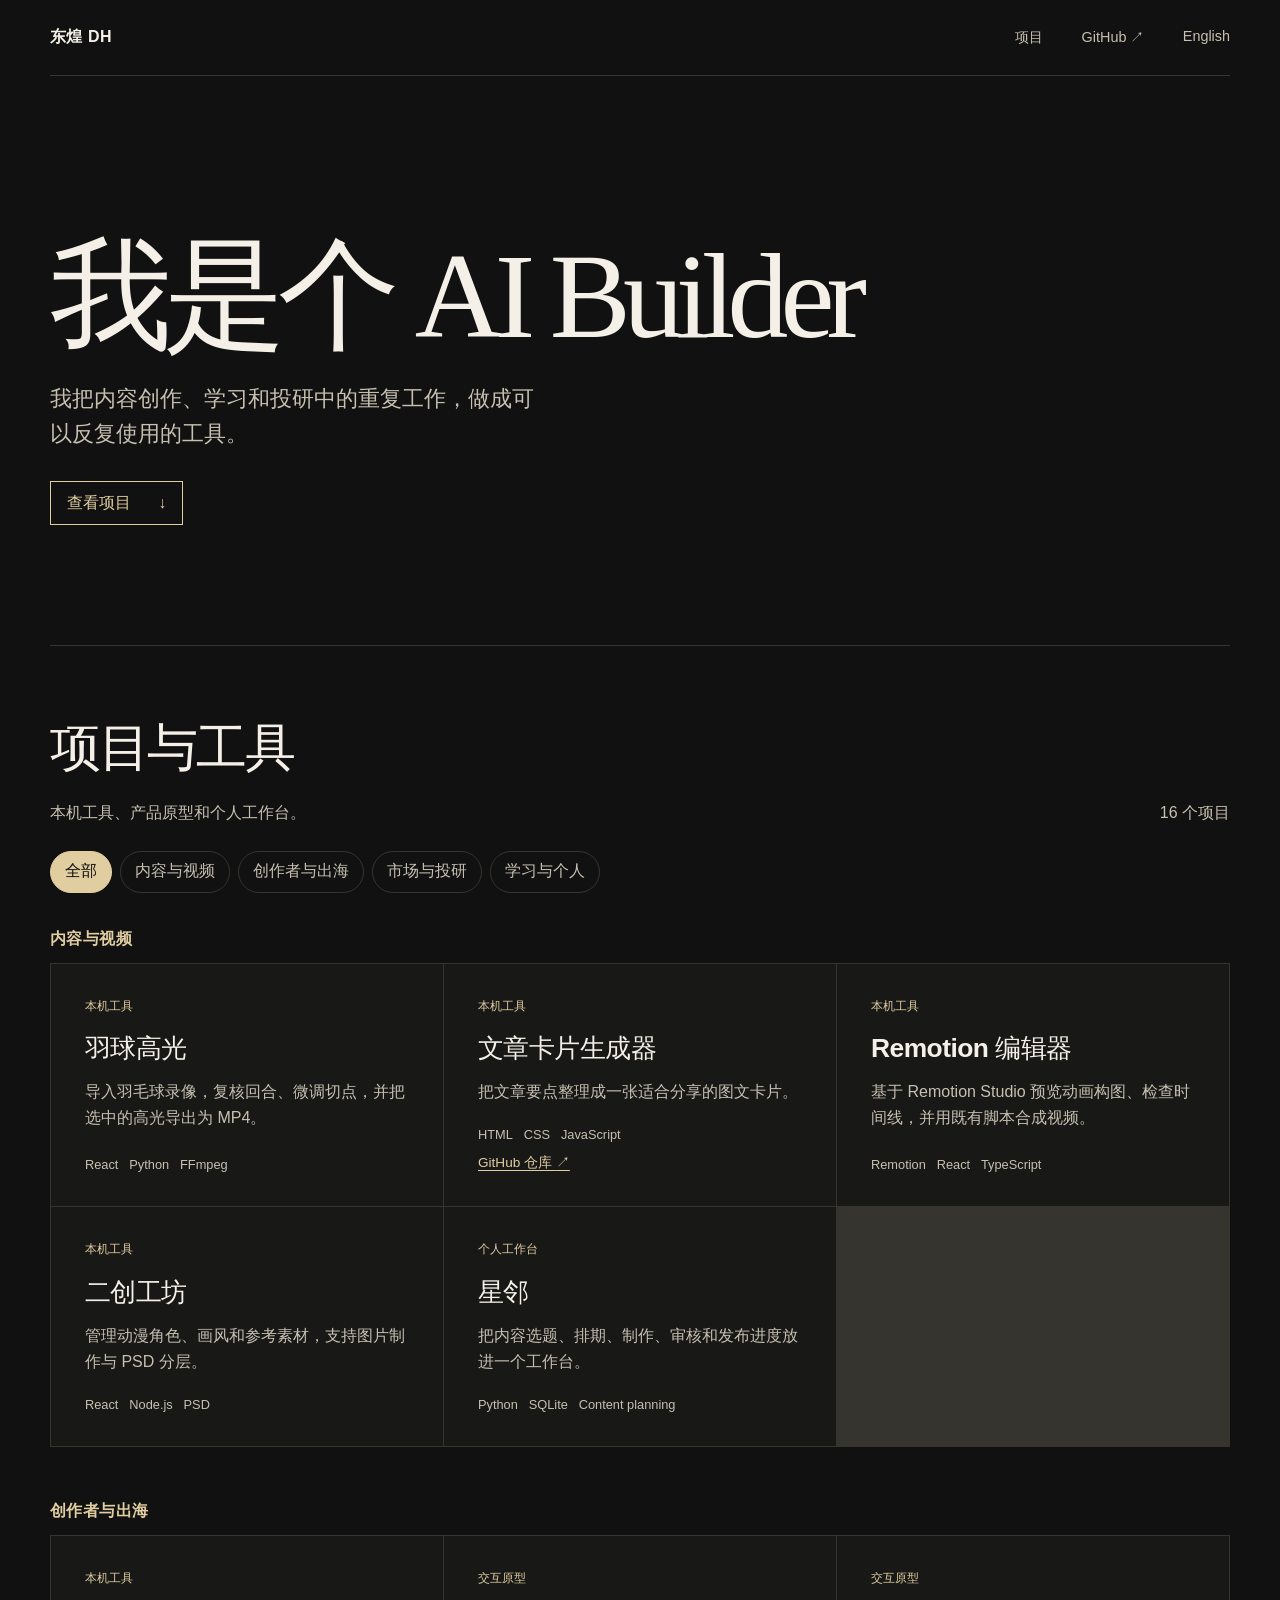
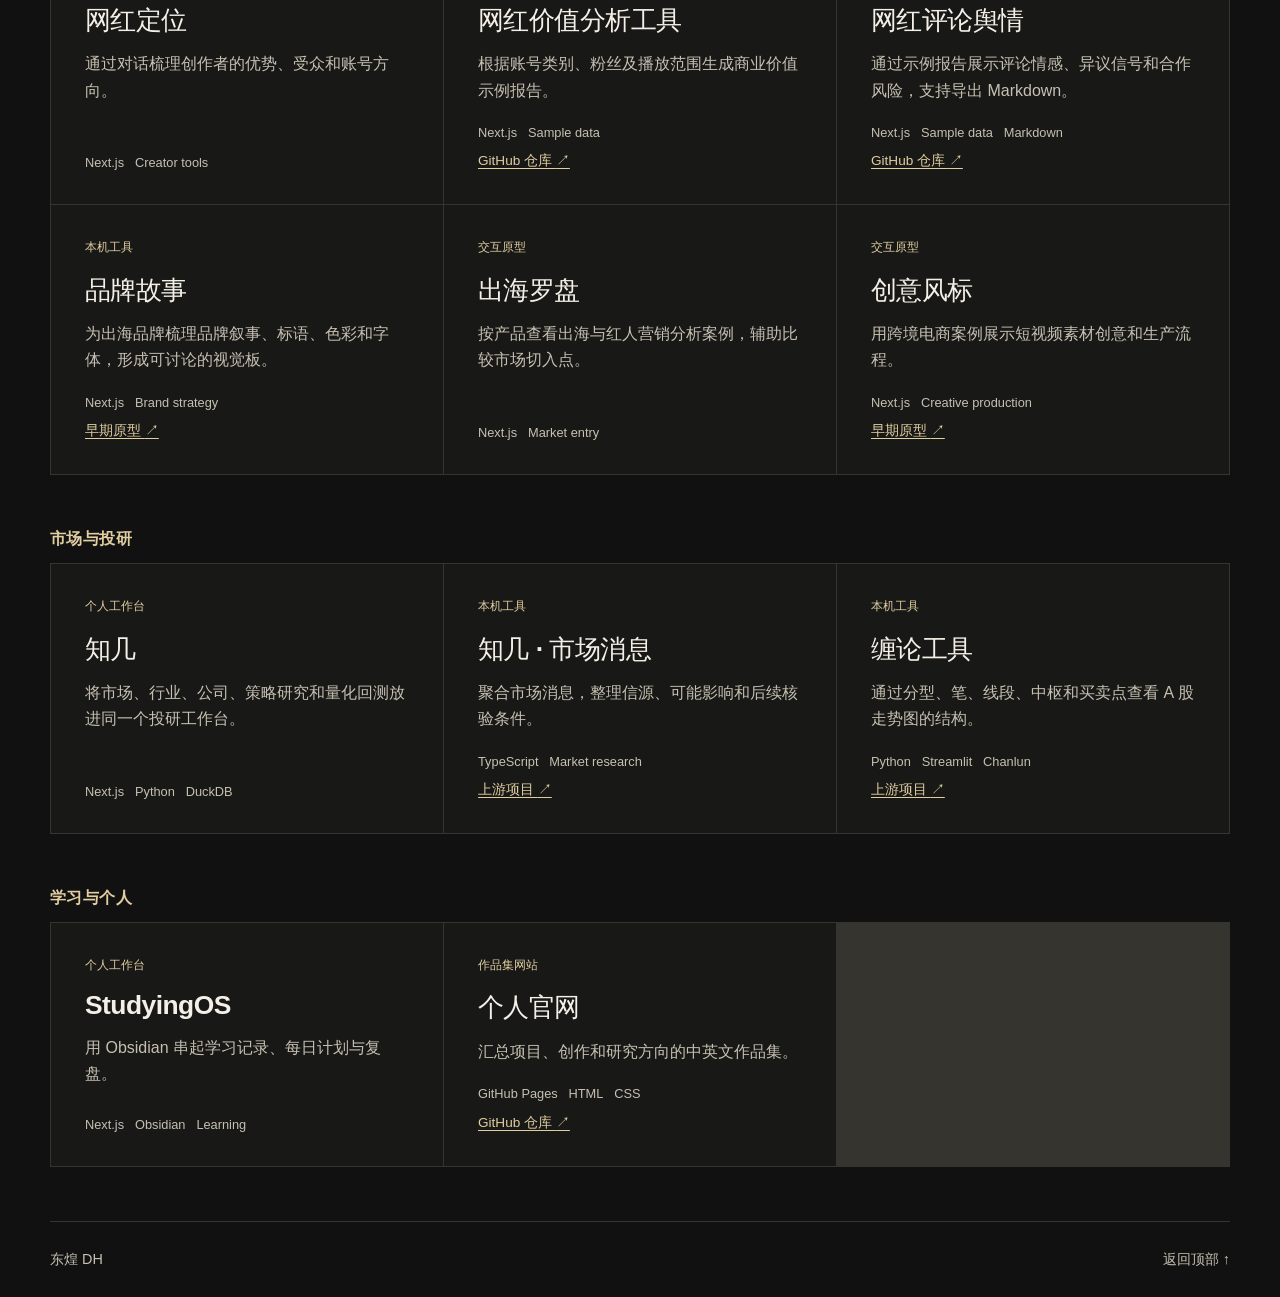
<file: index.html>
<!doctype html>
<html lang="zh-CN">
<head>
  <meta charset="utf-8">
  <meta name="viewport" content="width=device-width, initial-scale=1">
  <meta name="description" content="我把内容创作、学习和投研中的重复工作，做成可以反复使用的工具。">
  <link rel="alternate" hreflang="en" href="en/index.html">
  <title>东煌 DH · 个人官网</title>
  <link rel="stylesheet" href="./style.css">
  <script src="./filters.js" defer></script>
</head>
<body>
  <header class="header wrap">
    <a class="brand" href="#top">东煌 DH</a>
    <nav aria-label="站点导航">
      <a href="#projects">项目</a>
      <a href="https://github.com/donghuangzhuang-crypto">GitHub <span aria-hidden="true">↗</span></a>
      <a href="en/index.html" lang="en">English</a>
    </nav>
  </header>
  <main id="top" class="wrap">
    <section class="hero" aria-labelledby="intro">
      <h1 id="intro">我是个 AI Builder</h1>
      <p>我把内容创作、学习和投研中的重复工作，做成可以反复使用的工具。</p>
      <a href="#projects" class="primary">查看项目 <span aria-hidden="true">↓</span></a>
    </section>
    <div id="projects" class="directory">
      <div class="directory-heading">
        <div><h2>项目与工具</h2><p>本机工具、产品原型和个人工作台。</p></div>
        <p class="count" id="project-count" aria-live="polite">16 个项目</p>
      </div>
      <div class="filters" aria-label="筛选项目类别" hidden><button type="button" data-filter="all" aria-pressed="true">全部</button><button type="button" data-filter="creative" aria-pressed="false">内容与视频</button><button type="button" data-filter="marketing" aria-pressed="false">创作者与出海</button><button type="button" data-filter="research" aria-pressed="false">市场与投研</button><button type="button" data-filter="systems" aria-pressed="false">学习与个人</button></div>
      <section class="category" data-group="creative" aria-labelledby="label-creative">
      <h2 id="label-creative">内容与视频</h2>
      <div class="project-grid"><article class="project" id="badminton-highlights" data-category="creative">
      <span class="status">本机工具</span>
      <h3>羽球高光</h3>
      <p>导入羽毛球录像，复核回合、微调切点，并把选中的高光导出为 MP4。</p>
      <ul><li>React</li><li>Python</li><li>FFmpeg</li></ul>
    </article><article class="project" id="article-card" data-category="creative">
      <span class="status">本机工具</span>
      <h3>文章卡片生成器</h3>
      <p>把文章要点整理成一张适合分享的图文卡片。</p>
      <ul><li>HTML</li><li>CSS</li><li>JavaScript</li></ul>
      <div class="card-links"><a href="https://github.com/donghuangzhuang-crypto/article-card-generator">GitHub 仓库 <span aria-hidden="true">↗</span></a></div>
    </article><article class="project" id="remotion-editor" data-category="creative">
      <span class="status">本机工具</span>
      <h3>Remotion 编辑器</h3>
      <p>基于 Remotion Studio 预览动画构图、检查时间线，并用既有脚本合成视频。</p>
      <ul><li>Remotion</li><li>React</li><li>TypeScript</li></ul>
    </article><article class="project" id="zephyr" data-category="creative">
      <span class="status">本机工具</span>
      <h3>二创工坊</h3>
      <p>管理动漫角色、画风和参考素材，支持图片制作与 PSD 分层。</p>
      <ul><li>React</li><li>Node.js</li><li>PSD</li></ul>
    </article><article class="project" id="stellane" data-category="creative">
      <span class="status">个人工作台</span>
      <h3>星邻</h3>
      <p>把内容选题、排期、制作、审核和发布进度放进一个工作台。</p>
      <ul><li>Python</li><li>SQLite</li><li>Content planning</li></ul>
    </article></div>
    </section>
<section class="category" data-group="marketing" aria-labelledby="label-marketing">
      <h2 id="label-marketing">创作者与出海</h2>
      <div class="project-grid"><article class="project" id="creator-positioning" data-category="marketing">
      <span class="status">本机工具</span>
      <h3>网红定位</h3>
      <p>通过对话梳理创作者的优势、受众和账号方向。</p>
      <ul><li>Next.js</li><li>Creator tools</li></ul>
    </article><article class="project" id="creator-value" data-category="marketing">
      <span class="status">交互原型</span>
      <h3>网红价值分析工具</h3>
      <p>根据账号类别、粉丝及播放范围生成商业价值示例报告。</p>
      <ul><li>Next.js</li><li>Sample data</li></ul>
      <div class="card-links"><a href="https://github.com/donghuangzhuang-crypto/creator-value-analysis">GitHub 仓库 <span aria-hidden="true">↗</span></a></div>
    </article><article class="project" id="creator-comment-radar" data-category="marketing">
      <span class="status">交互原型</span>
      <h3>网红评论舆情</h3>
      <p>通过示例报告展示评论情感、异议信号和合作风险，支持导出 Markdown。</p>
      <ul><li>Next.js</li><li>Sample data</li><li>Markdown</li></ul>
      <div class="card-links"><a href="https://github.com/donghuangzhuang-crypto/creator-comment-radar">GitHub 仓库 <span aria-hidden="true">↗</span></a></div>
    </article><article class="project" id="brand-story" data-category="marketing">
      <span class="status">本机工具</span>
      <h3>品牌故事</h3>
      <p>为出海品牌梳理品牌叙事、标语、色彩和字体，形成可讨论的视觉板。</p>
      <ul><li>Next.js</li><li>Brand strategy</li></ul>
      <div class="card-links"><a href="https://github.com/donghuangzhuang-crypto/brand_story">早期原型 <span aria-hidden="true">↗</span></a></div>
    </article><article class="project" id="export-compass" data-category="marketing">
      <span class="status">交互原型</span>
      <h3>出海罗盘</h3>
      <p>按产品查看出海与红人营销分析案例，辅助比较市场切入点。</p>
      <ul><li>Next.js</li><li>Market entry</li></ul>
    </article><article class="project" id="creative-vane" data-category="marketing">
      <span class="status">交互原型</span>
      <h3>创意风标</h3>
      <p>用跨境电商案例展示短视频素材创意和生产流程。</p>
      <ul><li>Next.js</li><li>Creative production</li></ul>
      <div class="card-links"><a href="https://github.com/donghuangzhuang-crypto/Creativity">早期原型 <span aria-hidden="true">↗</span></a></div>
    </article></div>
    </section>
<section class="category" data-group="research" aria-labelledby="label-research">
      <h2 id="label-research">市场与投研</h2>
      <div class="project-grid"><article class="project" id="zhiji" data-category="research">
      <span class="status">个人工作台</span>
      <h3>知几</h3>
      <p>将市场、行业、公司、策略研究和量化回测放进同一个投研工作台。</p>
      <ul><li>Next.js</li><li>Python</li><li>DuckDB</li></ul>
    </article><article class="project" id="market-news" data-category="research">
      <span class="status">本机工具</span>
      <h3>知几 · 市场消息</h3>
      <p>聚合市场消息，整理信源、可能影响和后续核验条件。</p>
      <ul><li>TypeScript</li><li>Market research</li></ul>
      <div class="card-links"><a href="https://github.com/blue68/ai-hottopics">上游项目 <span aria-hidden="true">↗</span></a></div>
    </article><article class="project" id="chanlun-tool" data-category="research">
      <span class="status">本机工具</span>
      <h3>缠论工具</h3>
      <p>通过分型、笔、线段、中枢和买卖点查看 A 股走势图的结构。</p>
      <ul><li>Python</li><li>Streamlit</li><li>Chanlun</li></ul>
      <div class="card-links"><a href="https://github.com/Vespa314/chan.py">上游项目 <span aria-hidden="true">↗</span></a></div>
    </article></div>
    </section>
<section class="category" data-group="systems" aria-labelledby="label-systems">
      <h2 id="label-systems">学习与个人</h2>
      <div class="project-grid"><article class="project" id="studying-os" data-category="systems">
      <span class="status">个人工作台</span>
      <h3>StudyingOS</h3>
      <p>用 Obsidian 串起学习记录、每日计划与复盘。</p>
      <ul><li>Next.js</li><li>Obsidian</li><li>Learning</li></ul>
    </article><article class="project" id="portfolio" data-category="systems">
      <span class="status">作品集网站</span>
      <h3>个人官网</h3>
      <p>汇总项目、创作和研究方向的中英文作品集。</p>
      <ul><li>GitHub Pages</li><li>HTML</li><li>CSS</li></ul>
      <div class="card-links"><a href="https://github.com/donghuangzhuang-crypto/donghuangzhuang-crypto.github.io">GitHub 仓库 <span aria-hidden="true">↗</span></a></div>
    </article></div>
    </section>
    </div>
  </main>
  <footer class="footer wrap"><span>东煌 DH</span><a href="#top">返回顶部 <span aria-hidden="true">↑</span></a></footer>
</body>
</html>
</file>
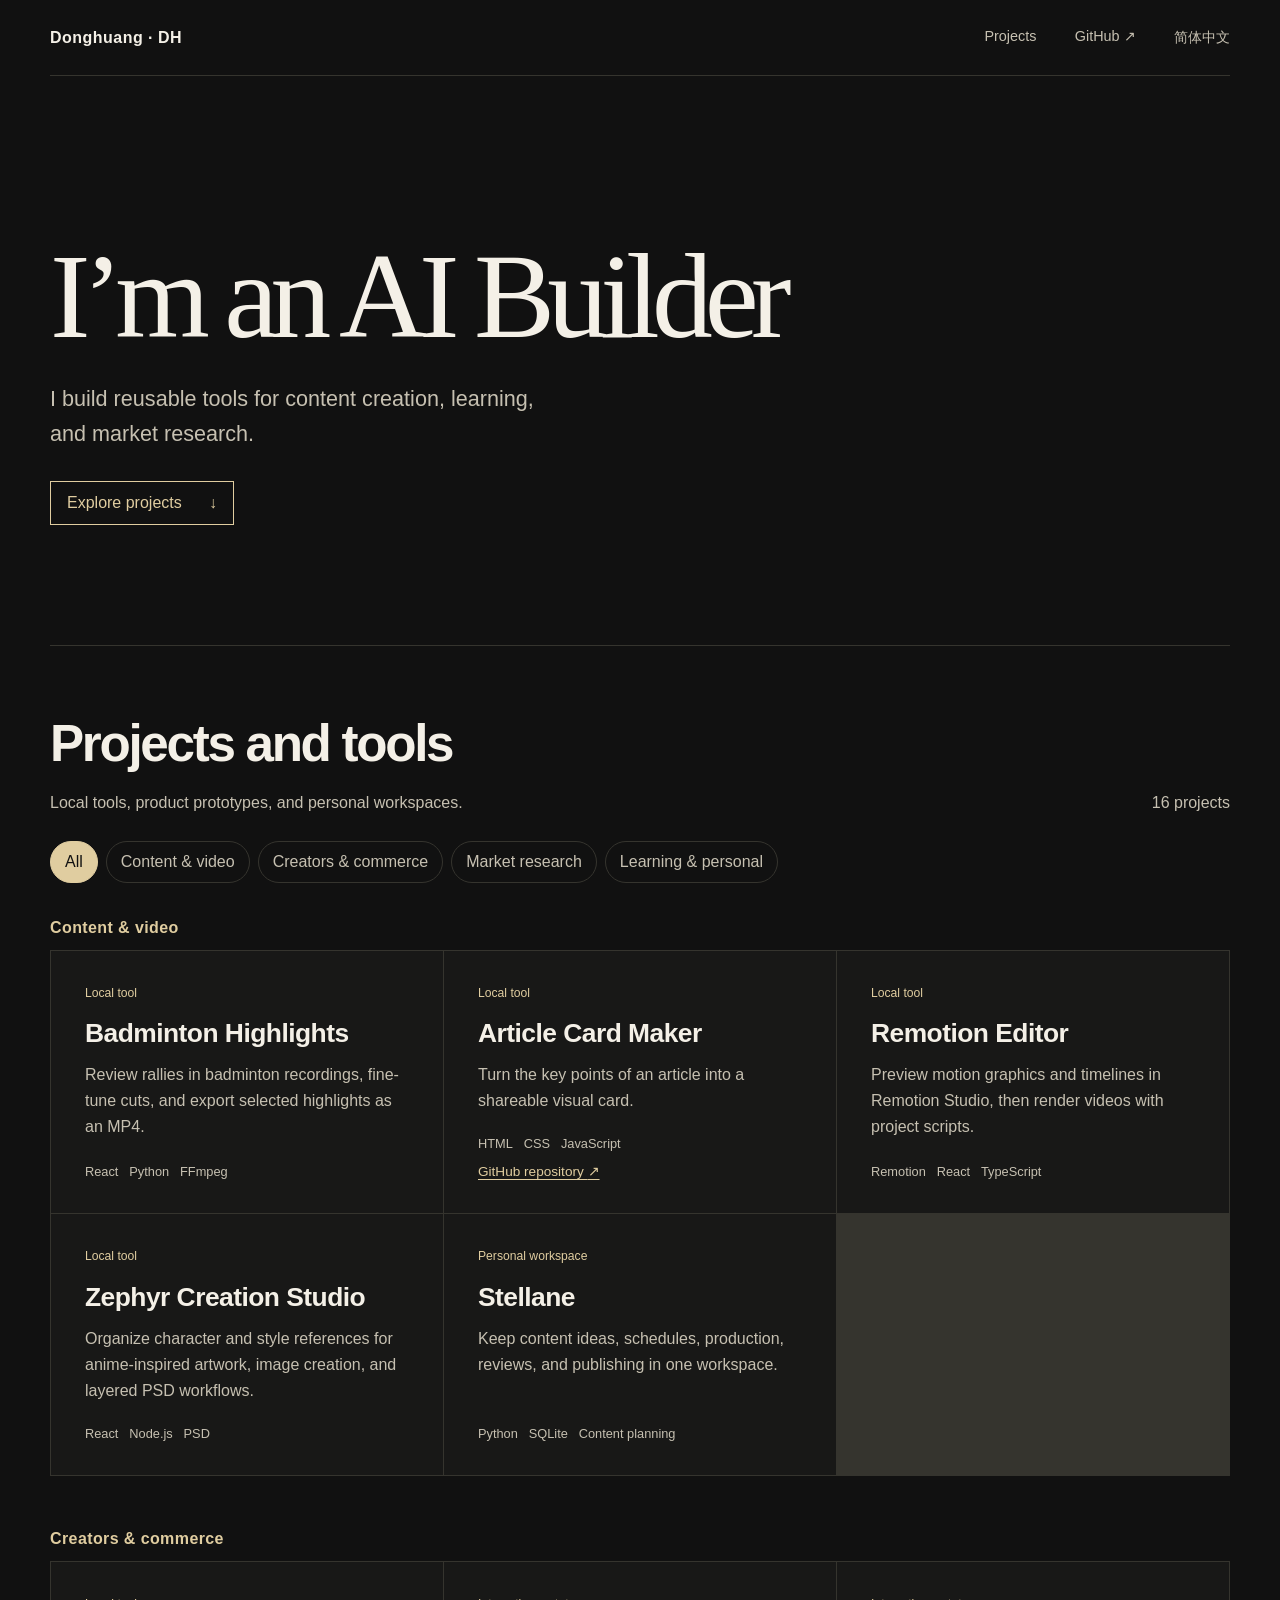
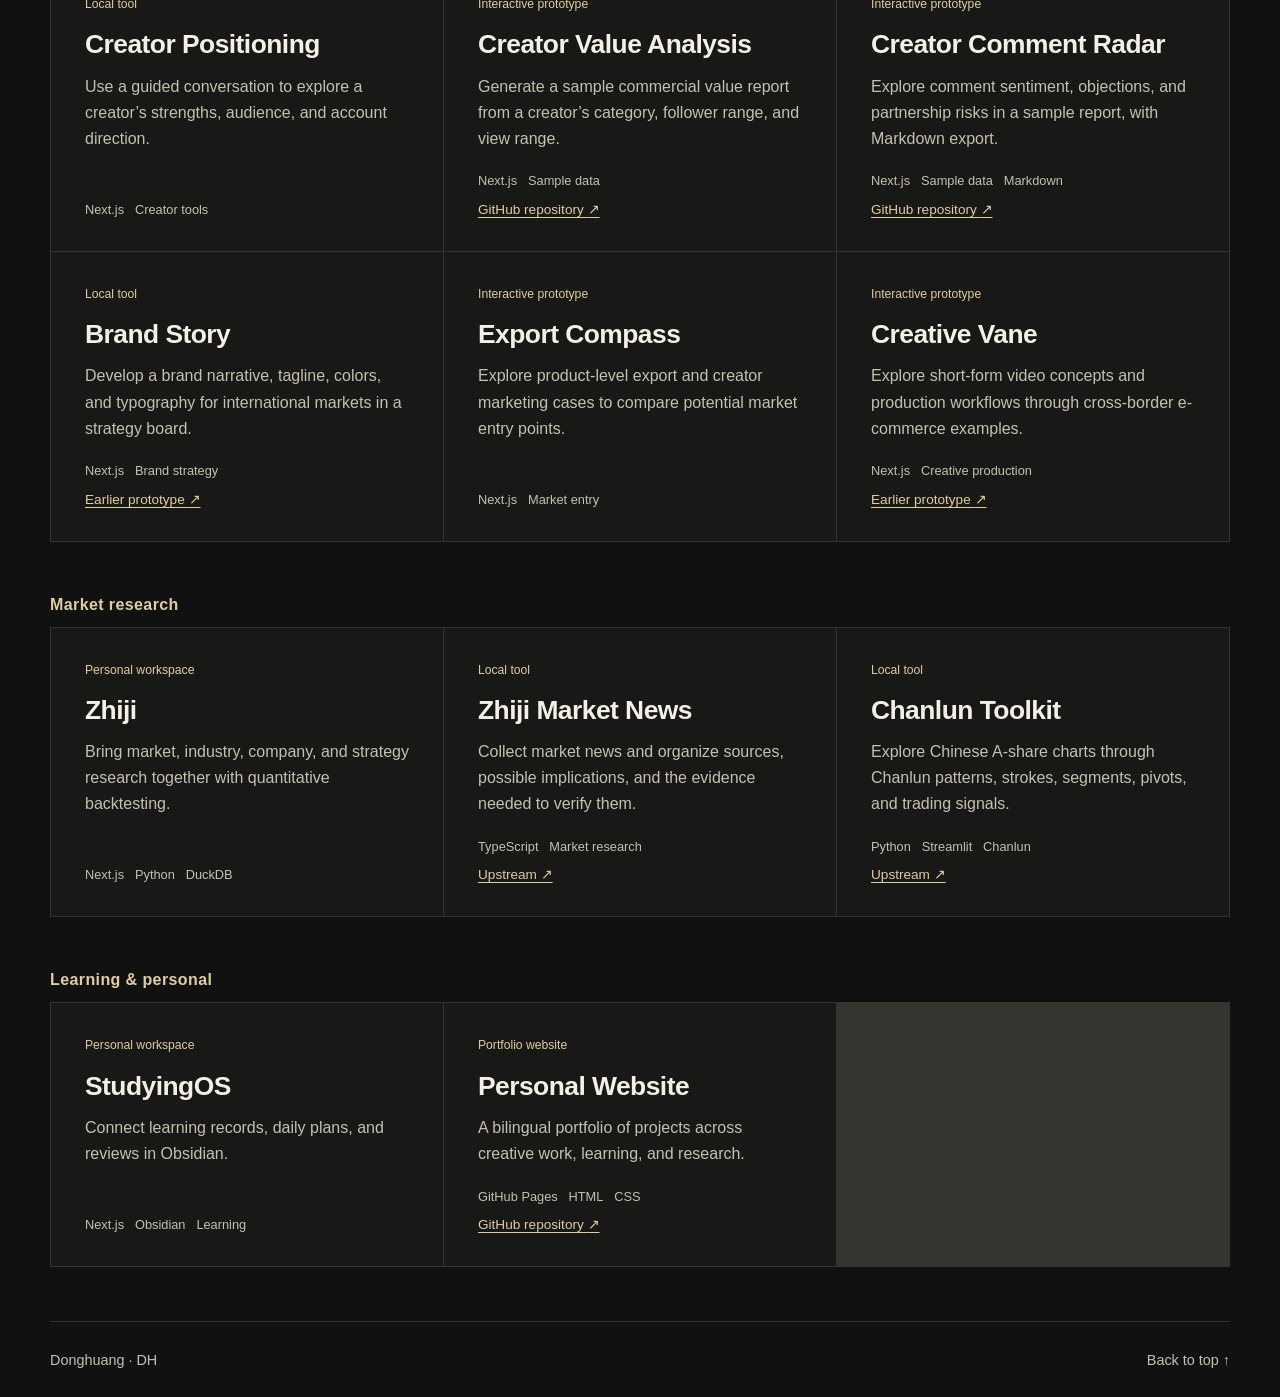
<file: en/index.html>
<!doctype html>
<html lang="en">
<head>
  <meta charset="utf-8">
  <meta name="viewport" content="width=device-width, initial-scale=1">
  <meta name="description" content="I build reusable tools for content creation, learning, and market research.">
  <link rel="alternate" hreflang="zh-CN" href="../index.html">
  <title>Donghuang · DH · Portfolio</title>
  <link rel="stylesheet" href="../style.css">
  <script src="../filters.js" defer></script>
</head>
<body>
  <header class="header wrap">
    <a class="brand" href="#top">Donghuang · DH</a>
    <nav aria-label="Site navigation">
      <a href="#projects">Projects</a>
      <a href="https://github.com/donghuangzhuang-crypto">GitHub <span aria-hidden="true">↗</span></a>
      <a href="../index.html" lang="zh-CN">简体中文</a>
    </nav>
  </header>
  <main id="top" class="wrap">
    <section class="hero" aria-labelledby="intro">
      <h1 id="intro">I’m an AI Builder</h1>
      <p>I build reusable tools for content creation, learning, and market research.</p>
      <a href="#projects" class="primary">Explore projects <span aria-hidden="true">↓</span></a>
    </section>
    <div id="projects" class="directory">
      <div class="directory-heading">
        <div><h2>Projects and tools</h2><p>Local tools, product prototypes, and personal workspaces.</p></div>
        <p class="count" id="project-count" aria-live="polite">16 projects</p>
      </div>
      <div class="filters" aria-label="Filter projects by category" hidden><button type="button" data-filter="all" aria-pressed="true">All</button><button type="button" data-filter="creative" aria-pressed="false">Content & video</button><button type="button" data-filter="marketing" aria-pressed="false">Creators & commerce</button><button type="button" data-filter="research" aria-pressed="false">Market research</button><button type="button" data-filter="systems" aria-pressed="false">Learning & personal</button></div>
      <section class="category" data-group="creative" aria-labelledby="label-creative">
      <h2 id="label-creative">Content & video</h2>
      <div class="project-grid"><article class="project" id="badminton-highlights" data-category="creative">
      <span class="status">Local tool</span>
      <h3>Badminton Highlights</h3>
      <p>Review rallies in badminton recordings, fine-tune cuts, and export selected highlights as an MP4.</p>
      <ul><li>React</li><li>Python</li><li>FFmpeg</li></ul>
    </article><article class="project" id="article-card" data-category="creative">
      <span class="status">Local tool</span>
      <h3>Article Card Maker</h3>
      <p>Turn the key points of an article into a shareable visual card.</p>
      <ul><li>HTML</li><li>CSS</li><li>JavaScript</li></ul>
      <div class="card-links"><a href="https://github.com/donghuangzhuang-crypto/article-card-generator">GitHub repository <span aria-hidden="true">↗</span></a></div>
    </article><article class="project" id="remotion-editor" data-category="creative">
      <span class="status">Local tool</span>
      <h3>Remotion Editor</h3>
      <p>Preview motion graphics and timelines in Remotion Studio, then render videos with project scripts.</p>
      <ul><li>Remotion</li><li>React</li><li>TypeScript</li></ul>
    </article><article class="project" id="zephyr" data-category="creative">
      <span class="status">Local tool</span>
      <h3>Zephyr Creation Studio</h3>
      <p>Organize character and style references for anime-inspired artwork, image creation, and layered PSD workflows.</p>
      <ul><li>React</li><li>Node.js</li><li>PSD</li></ul>
    </article><article class="project" id="stellane" data-category="creative">
      <span class="status">Personal workspace</span>
      <h3>Stellane</h3>
      <p>Keep content ideas, schedules, production, reviews, and publishing in one workspace.</p>
      <ul><li>Python</li><li>SQLite</li><li>Content planning</li></ul>
    </article></div>
    </section>
<section class="category" data-group="marketing" aria-labelledby="label-marketing">
      <h2 id="label-marketing">Creators & commerce</h2>
      <div class="project-grid"><article class="project" id="creator-positioning" data-category="marketing">
      <span class="status">Local tool</span>
      <h3>Creator Positioning</h3>
      <p>Use a guided conversation to explore a creator’s strengths, audience, and account direction.</p>
      <ul><li>Next.js</li><li>Creator tools</li></ul>
    </article><article class="project" id="creator-value" data-category="marketing">
      <span class="status">Interactive prototype</span>
      <h3>Creator Value Analysis</h3>
      <p>Generate a sample commercial value report from a creator’s category, follower range, and view range.</p>
      <ul><li>Next.js</li><li>Sample data</li></ul>
      <div class="card-links"><a href="https://github.com/donghuangzhuang-crypto/creator-value-analysis">GitHub repository <span aria-hidden="true">↗</span></a></div>
    </article><article class="project" id="creator-comment-radar" data-category="marketing">
      <span class="status">Interactive prototype</span>
      <h3>Creator Comment Radar</h3>
      <p>Explore comment sentiment, objections, and partnership risks in a sample report, with Markdown export.</p>
      <ul><li>Next.js</li><li>Sample data</li><li>Markdown</li></ul>
      <div class="card-links"><a href="https://github.com/donghuangzhuang-crypto/creator-comment-radar">GitHub repository <span aria-hidden="true">↗</span></a></div>
    </article><article class="project" id="brand-story" data-category="marketing">
      <span class="status">Local tool</span>
      <h3>Brand Story</h3>
      <p>Develop a brand narrative, tagline, colors, and typography for international markets in a strategy board.</p>
      <ul><li>Next.js</li><li>Brand strategy</li></ul>
      <div class="card-links"><a href="https://github.com/donghuangzhuang-crypto/brand_story">Earlier prototype <span aria-hidden="true">↗</span></a></div>
    </article><article class="project" id="export-compass" data-category="marketing">
      <span class="status">Interactive prototype</span>
      <h3>Export Compass</h3>
      <p>Explore product-level export and creator marketing cases to compare potential market entry points.</p>
      <ul><li>Next.js</li><li>Market entry</li></ul>
    </article><article class="project" id="creative-vane" data-category="marketing">
      <span class="status">Interactive prototype</span>
      <h3>Creative Vane</h3>
      <p>Explore short-form video concepts and production workflows through cross-border e-commerce examples.</p>
      <ul><li>Next.js</li><li>Creative production</li></ul>
      <div class="card-links"><a href="https://github.com/donghuangzhuang-crypto/Creativity">Earlier prototype <span aria-hidden="true">↗</span></a></div>
    </article></div>
    </section>
<section class="category" data-group="research" aria-labelledby="label-research">
      <h2 id="label-research">Market research</h2>
      <div class="project-grid"><article class="project" id="zhiji" data-category="research">
      <span class="status">Personal workspace</span>
      <h3>Zhiji</h3>
      <p>Bring market, industry, company, and strategy research together with quantitative backtesting.</p>
      <ul><li>Next.js</li><li>Python</li><li>DuckDB</li></ul>
    </article><article class="project" id="market-news" data-category="research">
      <span class="status">Local tool</span>
      <h3>Zhiji Market News</h3>
      <p>Collect market news and organize sources, possible implications, and the evidence needed to verify them.</p>
      <ul><li>TypeScript</li><li>Market research</li></ul>
      <div class="card-links"><a href="https://github.com/blue68/ai-hottopics">Upstream <span aria-hidden="true">↗</span></a></div>
    </article><article class="project" id="chanlun-tool" data-category="research">
      <span class="status">Local tool</span>
      <h3>Chanlun Toolkit</h3>
      <p>Explore Chinese A-share charts through Chanlun patterns, strokes, segments, pivots, and trading signals.</p>
      <ul><li>Python</li><li>Streamlit</li><li>Chanlun</li></ul>
      <div class="card-links"><a href="https://github.com/Vespa314/chan.py">Upstream <span aria-hidden="true">↗</span></a></div>
    </article></div>
    </section>
<section class="category" data-group="systems" aria-labelledby="label-systems">
      <h2 id="label-systems">Learning & personal</h2>
      <div class="project-grid"><article class="project" id="studying-os" data-category="systems">
      <span class="status">Personal workspace</span>
      <h3>StudyingOS</h3>
      <p>Connect learning records, daily plans, and reviews in Obsidian.</p>
      <ul><li>Next.js</li><li>Obsidian</li><li>Learning</li></ul>
    </article><article class="project" id="portfolio" data-category="systems">
      <span class="status">Portfolio website</span>
      <h3>Personal Website</h3>
      <p>A bilingual portfolio of projects across creative work, learning, and research.</p>
      <ul><li>GitHub Pages</li><li>HTML</li><li>CSS</li></ul>
      <div class="card-links"><a href="https://github.com/donghuangzhuang-crypto/donghuangzhuang-crypto.github.io">GitHub repository <span aria-hidden="true">↗</span></a></div>
    </article></div>
    </section>
    </div>
  </main>
  <footer class="footer wrap"><span>Donghuang · DH</span><a href="#top">Back to top <span aria-hidden="true">↑</span></a></footer>
</body>
</html>
</file>
<file: style.css>
:root {
  color-scheme: dark;
  --canvas: #111111;
  --panel: #181817;
  --line: #35342e;
  --text: #f4f0e7;
  --muted: #c6c0b1;
  --accent: #e0cda0;
  font-family: -apple-system, BlinkMacSystemFont, "PingFang SC", "Segoe UI", sans-serif;
  color: var(--text);
  background: var(--canvas);
  scroll-behavior: smooth;
}

* { box-sizing: border-box; }
body { margin: 0; }
[hidden] { display: none !important; }
a { color: inherit; text-underline-offset: .24em; }
a:hover { color: var(--accent); }
:focus-visible { outline: 2px solid var(--accent); outline-offset: 5px; }
button { font: inherit; }
.wrap { width: min(1180px, calc(100% - 72px)); margin-inline: auto; }
.header, .footer {
  display: flex;
  align-items: center;
  justify-content: space-between;
  gap: 20px;
  min-height: 76px;
}
.header { border-bottom: 1px solid var(--line); }
.header nav { display: flex; flex-wrap: wrap; gap: clamp(15px, 3vw, 40px); }
.header a, .footer a { text-decoration: none; }
.brand { font-weight: 650; letter-spacing: .03em; }
.header nav, .footer { font-size: .9rem; color: var(--muted); }

.hero {
  padding: clamp(74px, 13vw, 160px) 0 clamp(65px, 10vw, 120px);
  border-bottom: 1px solid var(--line);
}
.hero h1 {
  margin: 0;
  color: var(--text);
  font-family: Georgia, "Songti SC", serif;
  font-size: clamp(3.1rem, 9.5vw, 8.1rem);
  font-weight: 500;
  line-height: .99;
  letter-spacing: -.065em;
  overflow-wrap: anywhere;
}
.hero p { max-width: 42ch; margin: 26px 0 30px; color: var(--muted); font-size: clamp(1.05rem, 1.9vw, 1.35rem); line-height: 1.6; }
.primary {
  display: inline-flex;
  align-items: center;
  gap: 1.7rem;
  min-height: 44px;
  padding: 10px 16px;
  border: 1px solid var(--accent);
  color: var(--accent);
  text-decoration: none;
}
.primary:hover { background: var(--accent); color: var(--canvas); }

.directory { padding-top: clamp(35px, 6vw, 68px); scroll-margin-top: 16px; }
.directory-heading { display: flex; align-items: flex-end; flex-wrap: wrap; justify-content: space-between; gap: 12px; }
.directory-heading h2 { margin: 0 0 .35em; font-weight: 570; font-size: clamp(1.95rem, 4.6vw, 3.2rem); letter-spacing: -.045em; }
.directory-heading p { margin: 0; color: var(--muted); line-height: 1.45; }
.count { font-variant-numeric: tabular-nums; }
.filters { display: flex; flex-wrap: wrap; gap: 8px; margin: 26px 0 30px; }
.filters button {
  min-height: 42px;
  padding: 7px 14px;
  background: transparent;
  color: var(--muted);
  border: 1px solid var(--line);
  border-radius: 999px;
  cursor: pointer;
}
.filters button:hover { border-color: var(--accent); color: var(--accent); }
.filters button[aria-pressed="true"] { color: var(--canvas); background: var(--accent); border-color: var(--accent); }

.category { margin: 36px 0 54px; }
.category > h2 {
  margin: 0 0 13px;
  color: var(--accent);
  font-size: 1rem;
  font-weight: 600;
  letter-spacing: .025em;
}
.project-grid {
  display: grid;
  grid-template-columns: repeat(3, minmax(0, 1fr));
  gap: 1px;
  border: 1px solid var(--line);
  background: var(--line);
}
.project {
  background: var(--panel);
  display: flex;
  flex-direction: column;
  min-width: 0;
  padding: clamp(18px, 3vw, 34px);
  scroll-margin-top: 16px;
}
.status { color: var(--accent); font-size: .76rem; line-height: 1.35; }
.project h3 { margin: .65em 0 .5em; font-size: clamp(1.2rem, 2.4vw, 1.65rem); font-weight: 590; letter-spacing: -.02em; }
.project p { color: var(--muted); line-height: 1.63; margin: 0 0 1.35em; }
.project ul {
  display: flex;
  flex-wrap: wrap;
  gap: .4em .85em;
  margin: auto 0 0;
  list-style: none;
  padding: 0;
  color: var(--muted);
  font-size: .8rem;
}
.card-links { margin-top: .9em; display: flex; flex-wrap: wrap; gap: .45em 1em; color: var(--accent); font-size: .85rem; }
.footer { border-top: 1px solid var(--line); }

@media (max-width: 880px) { .project-grid { grid-template-columns: repeat(2, minmax(0, 1fr)); } }
@media (max-width: 580px) {
  .wrap { width: calc(100% - 32px); }
  .header { min-height: 65px; }
  .project-grid { grid-template-columns: minmax(0, 1fr); }
  .hero h1 { letter-spacing: -.045em; }
}
@media (prefers-reduced-motion: reduce) { :root { scroll-behavior: auto; } }
</file>
